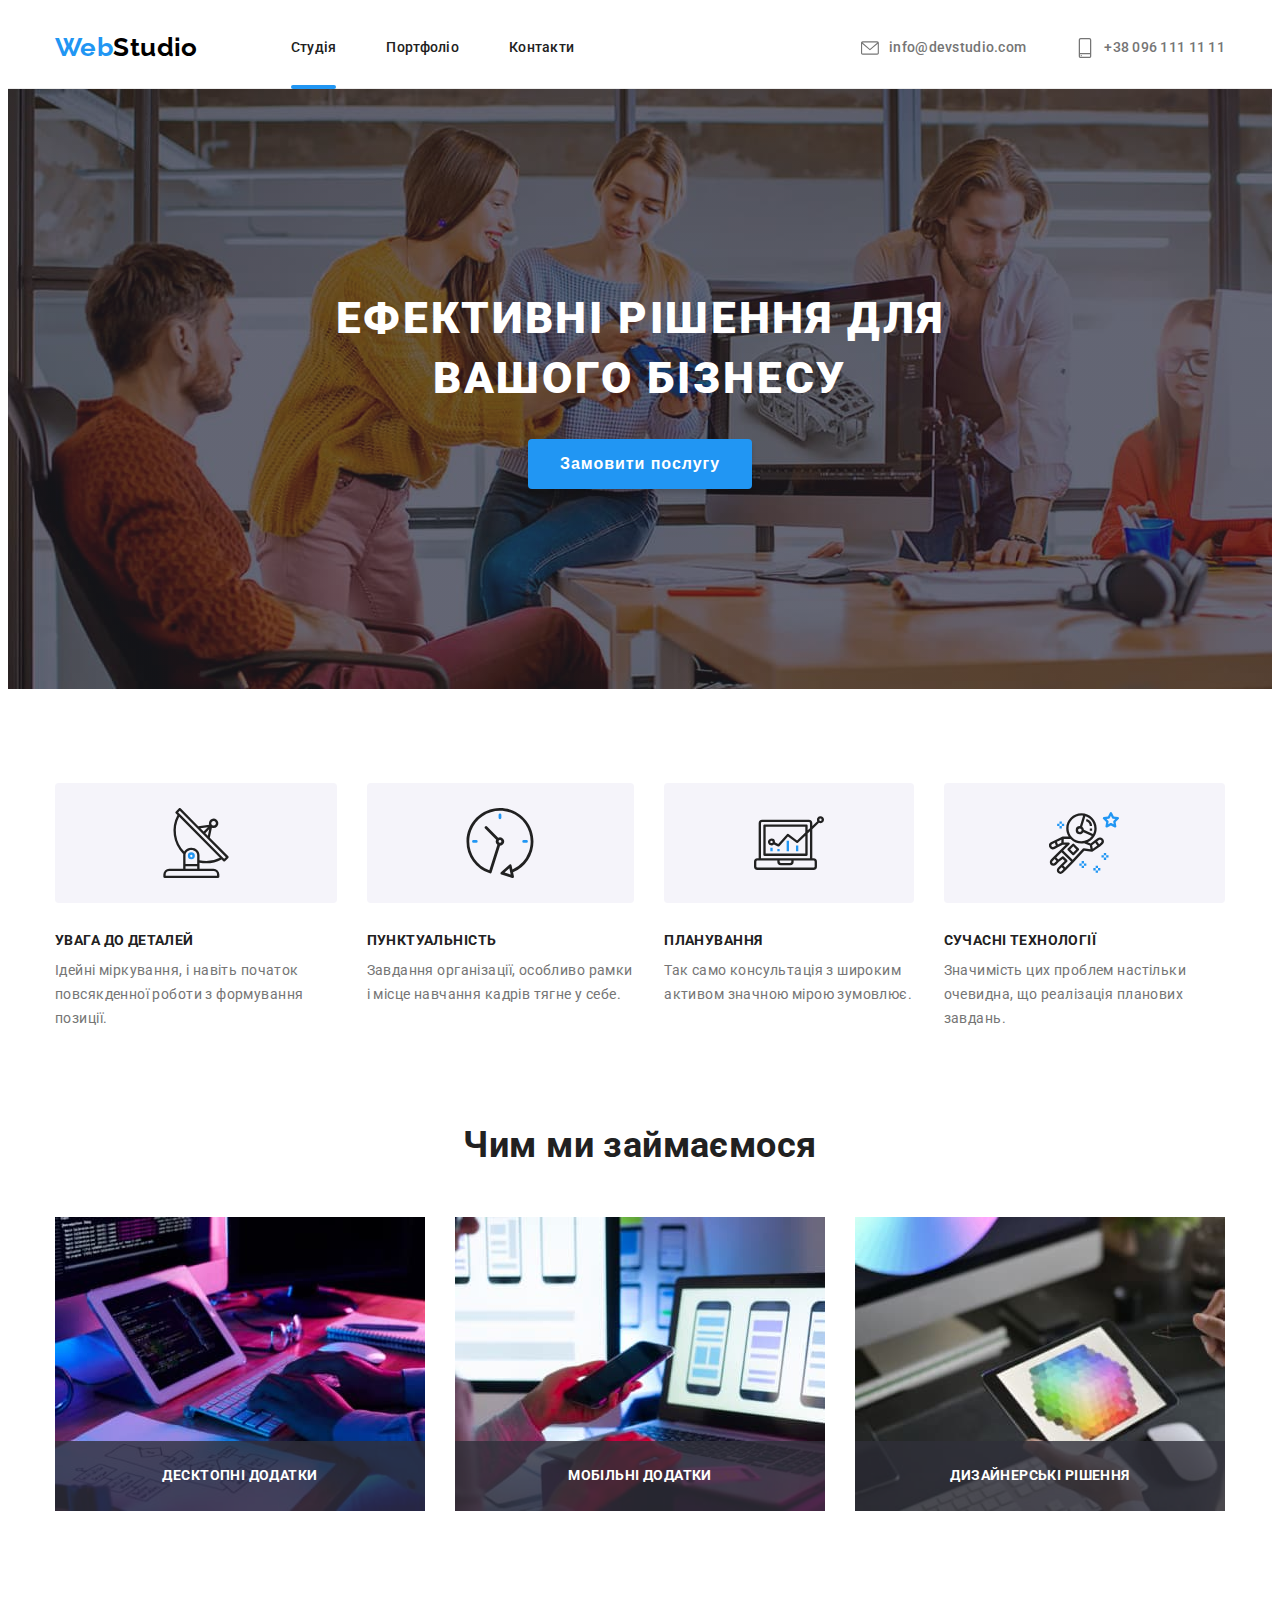
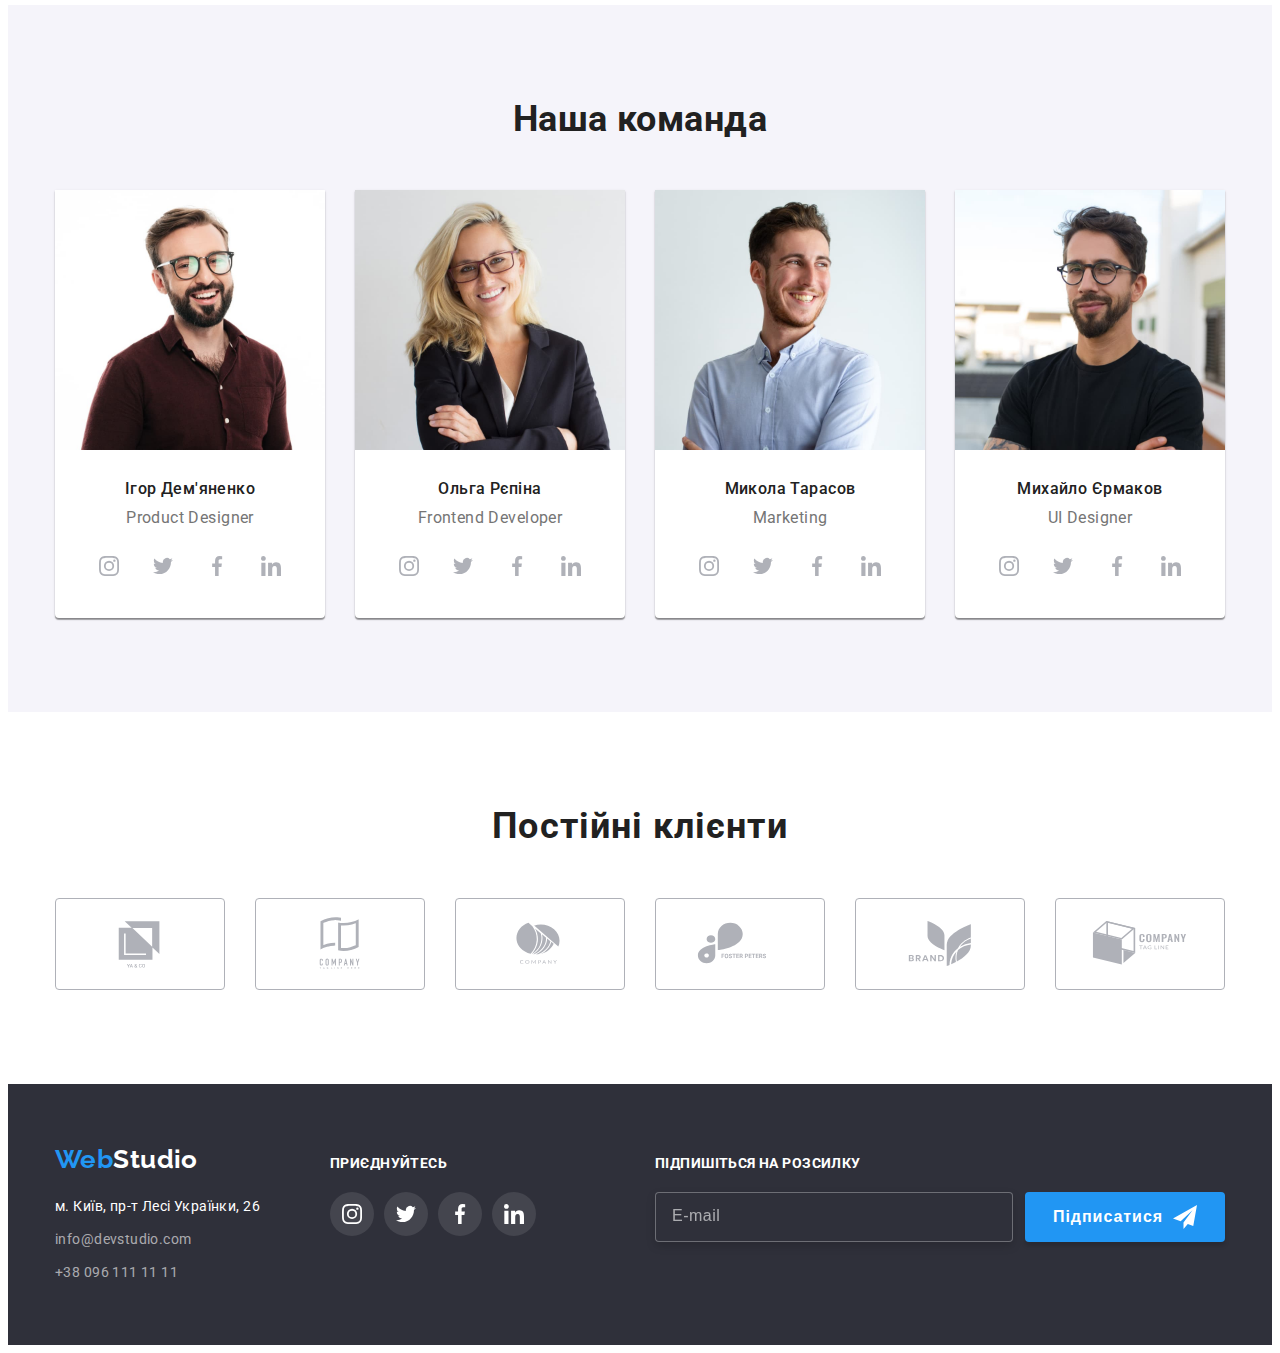
<file: index.html>
<!DOCTYPE html>
<html lang="uk">
  <head>
    <meta charset="UTF-8" />
    <meta http-equiv="X-UA-Compatible" content="IE=edge" />
    <meta name="viewport" content="width=device-width, initial-scale=1.0" />
    <title>WebStudio</title>
    <link
      href="https://fonts.googleapis.com/css2?family=Raleway:wght@700&family=Roboto:wght@400;500;700;900&display=swap"
      rel="stylesheet"
    />
    <link
      rel="stylesheet"
      href="https://cdnjs.cloudflare.com/ajax/libs/modern-normalize/1.1.0/modern-normalize.min.css"
      integrity="sha512-wpPYUAdjBVSE4KJnH1VR1HeZfpl1ub8YT/NKx4PuQ5NmX2tKuGu6U/JRp5y+Y8XG2tV+wKQpNHVUX03MfMFn9Q=="
      crossorigin="anonymous"
      referrerpolicy="no-referrer"
    />
    <!--<link rel="stylesheet" href="./css/styles.css" />-->
    <link rel="stylesheet" href="./css/main.min.css" />
  </head>

  <body>
    <!--Header-->
    <header class="page-header">
      <div class="container header-nav">
        <a href="/" class="logo">Web<span class="studio">Studio</span></a>
        <nav class="main-nav">         
          <ul class="site-nav list">
            <li class="site-nav__item">
              <a href="./index.html" class="site-nav__link site-nav__item--current">Студія</a>
            </li>
            <li class="site-nav__item">
              <a href="./portfolio.html" class="site-nav__link ">Портфоліо</a>
            </li>
            <li class="site-nav__item">
              <a href="" class="site-nav__link">Контакти</a>
            </li>
          </ul>
        </nav>

        <!--Mail+tel-->
        <ul class="auth-nav list">
          <li class="auth-nav__item">
            <a href="mailto:info@devstudio.com" class="auth-nav__link">
              <svg class="auth-nav__icon" height="12" width="16">
                <use href="./images/icons.svg#envelope"></use></svg
              >info@devstudio.com
            </a>
          </li>
          <li class="auth-nav__item">
            <a href="tel:+380961111111" class="auth-nav__link">
              <svg class="auth-nav__icon" height="16" width="10">
                <use href="./images/icons.svg#smartphone"></use></svg
              >+38 096 111 11 11
            </a>
          </li>
        </ul>
      </div>
    </header>
    <main>
      <!--Hero-->
      <section class="hero">
        <div class="container">
          <h1 class="hero__title">ЕФЕКТИВНІ РІШЕННЯ ДЛЯ ВАШОГО БІЗНЕСУ</h1>
          <button type="button" class="hero__button" data-modal-open>
            Замовити послугу
          </button>
        </div>
      </section>

      <!--Specifics-->
      <section class="section">
        <div class="container">
          <h2 hidden>Specifics</h2>
          <ul class="feature list">
            <li class="feature__item icon-antenna">
              <h3 class="feature__title">УВАГА ДО ДЕТАЛЕЙ</h3>
              <p class="feature__post">
                Ідейні міркування, і навіть початок повсякденної роботи з
                формування позиції.
              </p>
            </li>
            <li class="feature__item icon-clock">
              <h3 class="feature__title">ПУНКТУАЛЬНІСТЬ</h3>
              <p class="feature__post">
                Завдання організації, особливо рамки і місце навчання кадрів
                тягне у себе.
              </p>
            </li>
            <li class="feature__item icon-diagram">
              <h3 class="feature__title">ПЛАНУВАННЯ</h3>
              <p class="feature__post">
                Так само консультація з широким активом значною мірою зумовлює.
              </p>
            </li>
            <li class="feature__item icon-astronaut">
              <h3 class="feature__title">СУЧАСНІ ТЕХНОЛОГІЇ</h3>
              <p class="feature__post">
                Значимість цих проблем настільки очевидна, що реалізація
                планових завдань.
              </p>
            </li>
          </ul>
        </div>
      </section>

      <!--What do we do-->
      <section class="section box">
        <div class="container">
          <h2 class="box__title">Чим ми займаємося</h2>
          <ul class="box__card list">
            <li class="box__item">
              <div class="box__thumb">
                <img
                  class="box__image"
                  src="./images/box/img1.jpg"
                  alt="img1"
                  width="370"
                  height="294"
                />
                <p class="box__text">Десктопні додатки</p>
              </div>
            </li>
            <li class="box__item">
              <div class="box__thumb">
                <img
                  class="box__image"
                  src="./images/box/img2.jpg"
                  alt="img1"
                  width="370"
                  height="294"
                />
                <p class="box__text">Мобільні додатки</p>
              </div>
            </li>
            <li class="box__item">
              <div class="box__thumb">
                <img
                  class="box__image"
                  src="./images/box/img3.jpg"
                  alt="img1"
                  width="370"
                  height="294"
                />
                <p class="box__text">Дизайнерські рішення</p>
              </div>
            </li>
          </ul>
        </div>
      </section>

      <!--Our team-->
      <section class="section team">
        <div class="container">
          <h2 class="team__title">Наша команда</h2>
          <ul class="team__card list">
            <li class="team__item">
              <img
                class="team__image"
                src="./images/our_team/our_team_img1.jpg"
                alt="Product Designer"
                width="270"
                height="260"
              />
              <div class="team__social">
                <h3 class="team__pretitle">Ігор Дем'яненко</h3>
                <p class="team__post">Product Designer</p>
                <div class="team__box">
                  <a href="#" class="team__link">
                    <svg class="team__icon">
                      <use href="./images/icons.svg#instagram"></use>
                    </svg>
                  </a>
                  <a href="#" class="team__link">
                    <svg class="team__icon">
                      <use href="./images/icons.svg#twitter"></use>
                    </svg>
                  </a>
                  <a href="#" class="team__link">
                    <svg class="team__icon">
                      <use href="./images/icons.svg#facebook"></use>
                    </svg>
                  </a>
                  <a href="#" class="team__link">
                    <svg class="team__icon">
                      <use href="./images/icons.svg#linkedin"></use>
                    </svg>
                  </a>
                </div>
              </div>
            </li>
            <li class="team__item">
              <img
                class="team__image"
                src="./images/our_team/our_team_img2.jpg"
                alt="Product Designer"
                width="270"
                height="260"
              />
              <div class="team__social">
                <h3 class="team__pretitle">Ольга Рєпіна</h3>
                <p class="team__post">Frontend Developer</p>
                <div class="team__box">
                  <a href="#" class="team__link">
                    <svg class="team__icon">
                      <use href="./images/icons.svg#instagram"></use>
                    </svg>
                  </a>
                  <a href="#" class="team__link">
                    <svg class="team__icon">
                      <use href="./images/icons.svg#twitter"></use>
                    </svg>
                  </a>
                  <a href="#" class="team__link">
                    <svg class="team__icon">
                      <use href="./images/icons.svg#facebook"></use>
                    </svg>
                  </a>
                  <a href="#" class="team__link">
                    <svg class="team__icon">
                      <use href="./images/icons.svg#linkedin"></use>
                    </svg>
                  </a>
                </div>
              </div>
            </li>
            <li class="team__item">
              <img
                class="team__image"
                src="./images/our_team/our_team_img3.jpg"
                alt="Product Designer"
                width="270"
                height="260"
              />
              <div class="team__social">
                <h3 class="team__pretitle">Микола Тарасов</h3>
                <p class="team__post">Marketing</p>
                <div class="team__box">
                  <a href="#" class="team__link">
                    <svg class="team__icon">
                      <use href="./images/icons.svg#instagram"></use>
                    </svg>
                  </a>
                  <a href="#" class="team__link">
                    <svg class="team__icon">
                      <use href="./images/icons.svg#twitter"></use>
                    </svg>
                  </a>
                  <a href="#" class="team__link">
                    <svg class="team__icon">
                      <use href="./images/icons.svg#facebook"></use>
                    </svg>
                  </a>
                  <a href="#" class="team__link">
                    <svg class="team__icon">
                      <use href="./images/icons.svg#linkedin"></use>
                    </svg>
                  </a>
                </div>
              </div>
            </li>
            <li class="team__item">
              <img
                class="team__image"
                src="./images/our_team/our_team_img4.jpg"
                alt="Product Designer"
                width="270"
                height="260"
              />
              <div class="team__social">
                <h3 class="team__pretitle">Михайло Єрмаков</h3>
                <p class="team__post">UI Designer</p>
                <div class="team__box">
                  <a href="#" class="team__link">
                    <svg class="team__icon">
                      <use href="./images/icons.svg#instagram"></use>
                    </svg>
                  </a>
                  <a href="#" class="team__link">
                    <svg class="team__icon">
                      <use href="./images/icons.svg#twitter"></use>
                    </svg>
                  </a>
                  <a href="#" class="team__link">
                    <svg class="team__icon">
                      <use href="./images/icons.svg#facebook"></use>
                    </svg>
                  </a>
                  <a href="#" class="team__link">
                    <svg class="team__icon">
                      <use href="./images/icons.svg#linkedin"></use>
                    </svg>
                  </a>
                </div>
              </div>
            </li>
          </ul>
        </div>
      </section>

      <!--Client-->
      <section class="section client">
        <div class="container">
          <h2 class="client__title">Постійні клієнти</h2>
          <ul class="client__card list">
            <li class="client__item">
              <a href="#" class="client__link">
                <svg class="client__icon">
                  <use href="./images/icons.svg#Logo1"></use>
                </svg>
              </a>
            </li>
            <li class="client__item">
              <a href="#" class="client__link">
                <svg class="client__icon">
                  <use href="./images/icons.svg#Logo2"></use>
                </svg>
              </a>
            </li>
            <li class="client__item">
              <a href="#" class="client__link">
                <svg class="client__icon">
                  <use href="./images/icons.svg#Logo3"></use>
                </svg>
              </a>
            </li>
            <li class="client__item">
              <a href="#" class="client__link">
                <svg class="client__icon">
                  <use href="./images/icons.svg#Logo4"></use>
                </svg>
              </a>
            </li>
            <li class="client__item">
              <a href="#" class="client__link">
                <svg class="client__icon">
                  <use href="./images/icons.svg#Logo5"></use>
                </svg>
              </a>
            </li>
            <li class="client__item">
              <a href="#" class="client__link">
                <svg class="client__icon">
                  <use href="./images/icons.svg#Logo6"></use>
                </svg>
              </a>
            </li>
          </ul>
        </div>
      </section>
    </main>

    <!--Footer-->
    <!--Contact Section-->
    <footer class="footer">
      <div class="container">
        <div class="container-footer">
          <div class="contact">
            <a href="/" class="logo">Web<span class="studio--white">Studio</span></a>
            <address class="contact__adres">
              <ul class="contact__card list">
                <li class="contact__item">
                  <a
                    href="https://goo.gl/maps/7zNhKzBeEA4Yudbg6"
                    target="_blank"
                    rel="noopener noreferrer nofollow"
                    class="contact__adres"
                    >м. Київ, пр-т Лесі Українки, 26
                  </a>
                </li>
                <li class="contact__item">
                  <a href="mailto:info@devstudio.com" class="contact__link"
                    >info@devstudio.com</a
                  >
                </li>
                <li class="contact__item">
                  <a href="tel:+380961111111" class="contact__link"
                    >+38 096 111 11 11</a
                  >
                </li>
              </ul>
            </address>
          </div>

          <!--Social link-->
          <div class="social">
            <p class="social__title">приєднуйтесь</p>
            <ul class="social__card list">
              <li class="social__item">
                <a href="#" class="social__link">
                  <svg class="social__icon">
                    <use href="./images/icons.svg#instagram"></use>
                  </svg>
                </a>
              </li>
              <li class="social__item">
                <a href="#" class="social__link">
                  <svg class="social__icon">
                    <use href="./images/icons.svg#twitter"></use>
                  </svg>
                </a>
              </li>
              <li class="social__item">
                <a href="#" class="social__link">
                  <svg class="social__icon">
                    <use href="./images/icons.svg#facebook"></use>
                  </svg>
                </a>
              </li>
              <li class="social__item">
                <a href="#" class="social__link">
                  <svg class="social__icon">
                    <use href="./images/icons.svg#linkedin"></use>
                  </svg>
                </a>
              </li>
            </ul>
          </div>

          <!--e-mail input-->
          <div class="email">
            <p class="email__title">Підпишіться на розсилку</p>
            <form action="#">
              <div class="email__line">
                <input
                  type="email"
                  class="email__input"
                  name="mail"
                  id="mail"
                  placeholder="E-mail"
                />
                <label for="mail" class="email__label"></label>
                <button class="email__button" type="submit">
                  Підписатися
                  <svg class="email__icon">
                    <use href="./images/icons.svg#send"></use>
                  </svg>
                </button>
              </div>
            </form>
          </div>
        </div>
      </div>
    </footer>

    <!--Модальне вікно-->
    <div class="backdrop is-hidden" data-modal>
      <div class="modal">
        <button type="button" class="modal__button" data-modal-close>
          <svg class="modal__icon">
            <use href="./images/icons.svg#close"></use>
          </svg>
        </button>

        <!--Форма-->
        <form class="form" name="forma">
          <h2 class="form__title">Залиште свої дані, ми вам передзвонимо</h2>
          <!--<b class="form-title">Залиште свої дані, ми вам передзвонимо</b>-->
          <div class="form__field">
            <label for="name" class="form__label">Ім'я</label>
            <div class="form__overlay">
              <input type="text" name="name" id="name" class="form__input" />
              <svg class="form__icon">
                <use href="./images/icons.svg#person"></use>
              </svg>
            </div>
          </div>
          <div class="form__field">
            <label for="tel" class="form__label">Телефон</label>
            <div class="form__overlay">
              <input
                type="tel"
                name="phone_number"
                id="tel"
                class="form__input"
              />
              <svg class="form__icon">
                <use href="./images/icons.svg#phone"></use>
              </svg>
            </div>
          </div>
          <div class="form__field">
            <label for="email" class="form__label">Пошта</label>
            <div class="form__overlay">
              <input type="email" name="email" id="email" class="form__input" />
              <svg class="form__icon">
                <use href="./images/icons.svg#email"></use>
              </svg>
            </div>
          </div>
          <div class="form__field form__field--margin">
            <label for="comment" class="form__label">Коментар</label>
            <textarea
              class="form__input"
              name="comment"
              id="comment"
              rows="5"
              placeholder="Введіть текст"
            ></textarea>
          </div>
          <div class="form__checkbox">
            <input
              class="form__hidden"
              type="checkbox"
              name="policy"
              id="policy"
              required
            />
            <label for="policy">
              <span class="form__gal"
                ><svg class="form__ico" height="8" width="11">
                  <use href="./images/icons.svg#icon-check"></use>
                </svg>
              </span>
              Погоджуюся з розсилкою та приймаю
              <a href="#" class="form__link"> Умови договору</a>
            </label>
          </div>
          <button class="form__button" type="submit">Відправити</button>
        </form>
      </div>
    </div>
    <script src="./js/modal.js"></script>
  </body>
</html>
</file>
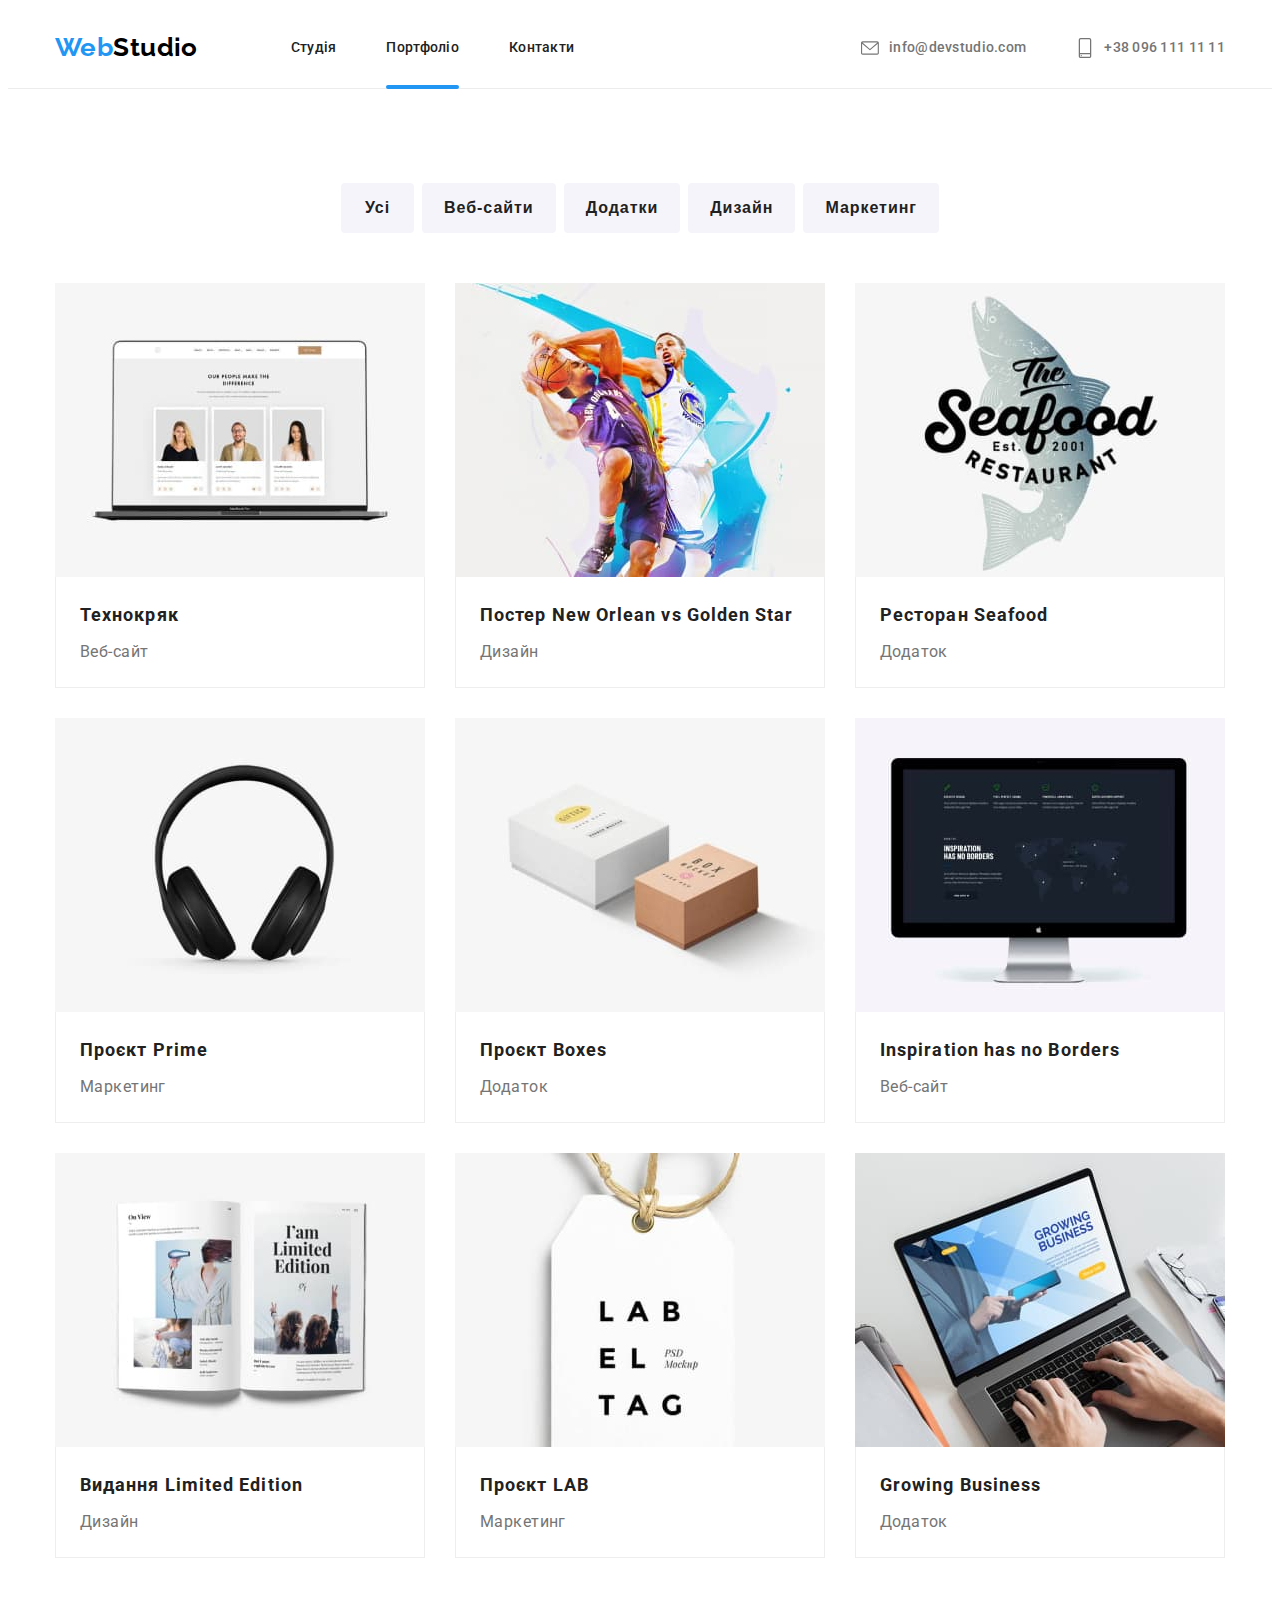
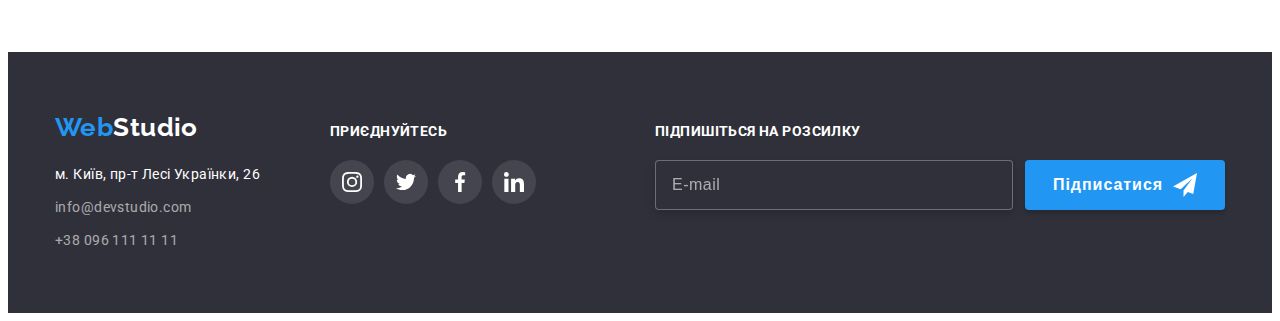
<file: portfolio.html>
<!DOCTYPE html>
<html lang="uk">
  <head class="container">
    <meta charset="UTF-8" />
    <meta http-equiv="X-UA-Compatible" content="IE=edge" />
    <meta name="viewport" content="width=device-width, initial-scale=1.0" />
    <title>WebStudio-portfolio</title>
    <link
      href="https://fonts.googleapis.com/css2?family=Raleway:wght@700&family=Roboto:wght@400;500;700;900&display=swap"
      rel="stylesheet"
    />
    <link
      rel="stylesheet"
      href="https://cdnjs.cloudflare.com/ajax/libs/modern-normalize/1.1.0/modern-normalize.min.css"
      integrity="sha512-wpPYUAdjBVSE4KJnH1VR1HeZfpl1ub8YT/NKx4PuQ5NmX2tKuGu6U/JRp5y+Y8XG2tV+wKQpNHVUX03MfMFn9Q=="
      crossorigin="anonymous"
      referrerpolicy="no-referrer"
    />
    <!--<link rel="stylesheet" href="./css/styles.css" />-->
    <link rel="stylesheet" href="./css/main.min.css" />
  </head>

  <body>
    <!--Header-->
    <header class="page-header">
      <div class="container header-nav">
        <a href="/" class="logo">Web<span class="studio">Studio</span></a>
        <nav class="main-nav">
          <ul class="site-nav list">
            <li class="site-nav__item">
              <a href="./index.html" class="site-nav__link">Студія</a>
            </li>
            <li class="site-nav__item">
              <a href="./portfolio.html" class="site-nav__link site-nav__item--current">Портфоліо</a>
            </li>
            <li class="site-nav__item">
              <a href="" class="site-nav__link">Контакти</a>
            </li>
          </ul>
        </nav>
    
        <!--Mail+tel-->
        <ul class="auth-nav list">
          <li class="auth-nav__item">
            <a href="mailto:info@devstudio.com" class="auth-nav__link">
              <svg class="auth-nav__icon" height="12" width="16">
                <use href="./images/icons.svg#envelope"></use>
              </svg>info@devstudio.com
            </a>
          </li>
          <li class="auth-nav__item">
            <a href="tel:+380961111111" class="auth-nav__link">
              <svg class="auth-nav__icon" height="16" width="10">
                <use href="./images/icons.svg#smartphone"></use>
              </svg>+38 096 111 11 11
            </a>
          </li>
        </ul>
      </div>
    </header>

    <main>
      <section class="section portfolio">
        <h1 hidden>Портфоліо</h1>

        <!--filter-->
        <div class="container">
          <ul class="filter list">
            <li class="filter__item">
              <button type="button" class="filter__button">Усі</button>
            </li>
            <li class="filter__item">
              <button type="button" class="filter__button">Веб-сайти</button>
            </li>
            <li class="filter__item">
              <button type="button" class="filter__button">Додатки</button>
            </li>
            <li class="filter__item">
              <button type="button" class="filter__button">Дизайн</button>
            </li>
            <li class="filter__item">
              <button type="button" class="filter__button">Маркетинг</button>
            </li>
          </ul>

          <!--Portfolio-->
          <ul class="project list">
            <li class="project__item">
              <a class="project__link" href="#">
                <div class="project__thumb">
                  <img
                    class="project__image"
                    src="./images/portfolio/techno.jpg"
                    alt="Технокряк"
                    width="370"
                    height="294"
                  />
                  <p class="project__text">
                    Ресурс пропонує комплексні пропозиції з різним рівнем
                    функціоналу та сервісів. Все це дозволить відвідувачу
                    отримати вичерпні відомості про компанію чи приватну особу.
                  </p>
                </div>
                <div class="project__box">
                  <h2 class="project__pretitle">Технокряк</h2>
                  <p class="project__post">Веб-сайт</p>
                </div>
              </a>
            </li>
            <li class="project__item">
              <a class="project__link" href="#">
                <div class="project__thumb">
                  <img
                    class="project__image"
                    src="./images/portfolio/poster.jpg"
                    alt="Технокряк"
                    width="370"
                    height="294"
                  />
                  <p class="project__text">
                    Ресурс пропонує комплексні пропозиції з різним рівнем
                    функціоналу та сервісів. Все це дозволить відвідувачу
                    отримати вичерпні відомості про компанію чи приватну особу.
                  </p>
                </div>
                <div class="project__box">
                  <h2 class="project__pretitle">
                    Постер New Orlean vs Golden Star
                  </h2>
                  <p class="project__post">Дизайн</p>
                </div>
              </a>
            </li>
            <li class="project__item">
              <a class="project__link" href="#">
                <div class="project__thumb">
                  <img
                    class="project__image"
                    src="./images/portfolio/seafood.jpg"
                    alt="Технокряк"
                    width="370"
                    height="294"
                  />
                  <p class="project__text">
                    Ресурс пропонує комплексні пропозиції з різним рівнем
                    функціоналу та сервісів. Все це дозволить відвідувачу
                    отримати вичерпні відомості про компанію чи приватну особу.
                  </p>
                </div>
                <div class="project__box">
                  <h2 class="project__pretitle">Ресторан Seafood</h2>
                  <p class="project__post">Додаток</p>
                </div>
              </a>
            </li>
            <li class="project__item">
              <a class="project__link" href="#">
                <div class="project__thumb">
                  <img
                    class="project__image"
                    src="./images/portfolio/prime.jpg"
                    alt="Технокряк"
                    width="370"
                    height="294"
                  />
                  <p class="project__text">
                    Ресурс пропонує комплексні пропозиції з різним рівнем
                    функціоналу та сервісів. Все це дозволить відвідувачу
                    отримати вичерпні відомості про компанію чи приватну особу.
                  </p>
                </div>
                <div class="project__box">
                  <h2 class="project__pretitle">Проєкт Prime</h2>
                  <p class="project__post">Маркетинг</p>
                </div>
              </a>
            </li>
            <li class="project__item">
              <a class="project__link" href="#">
                <div class="project__thumb">
                  <img
                    class="project__image"
                    src="./images/portfolio/boxes.jpg"
                    alt="Технокряк"
                    width="370"
                    height="294"
                  />
                  <p class="project__text">
                    Ресурс пропонує комплексні пропозиції з різним рівнем
                    функціоналу та сервісів. Все це дозволить відвідувачу
                    отримати вичерпні відомості про компанію чи приватну особу.
                  </p>
                </div>
                <div class="project__box">
                  <h2 class="project__pretitle">Проєкт Boxes</h2>
                  <p class="project__post">Додаток</p>
                </div>
              </a>
            </li>
            <li class="project__item">
              <a class="project__link" href="#">
                <div class="project__thumb">
                  <img
                    class="project__image"
                    src="./images/portfolio/inspiration.jpg"
                    alt="Технокряк"
                    width="370"
                    height="294"
                  />
                  <p class="project__text">
                    Ресурс пропонує комплексні пропозиції з різним рівнем
                    функціоналу та сервісів. Все це дозволить відвідувачу
                    отримати вичерпні відомості про компанію чи приватну особу.
                  </p>
                </div>
                <div class="project__box">
                  <h2 class="project__pretitle">Inspiration has no Borders</h2>
                  <p class="project__post">Веб-сайт</p>
                </div>
              </a>
            </li>
            <li class="project__item">
              <a class="project__link" href="#">
                <div class="project__thumb">
                  <img
                    class="project__image"
                    src="./images/portfolio/limedition.jpg"
                    alt="Технокряк"
                    width="370"
                    height="294"
                  />
                  <p class="project__text">
                    Ресурс пропонує комплексні пропозиції з різним рівнем
                    функціоналу та сервісів. Все це дозволить відвідувачу
                    отримати вичерпні відомості про компанію чи приватну особу.
                  </p>
                </div>
                <div class="project__box">
                  <h2 class="project__pretitle">Видання Limited Edition</h2>
                  <p class="project__post">Дизайн</p>
                </div>
              </a>
            </li>
            <li class="project__item">
              <a class="project__link" href="#">
                <div class="project__thumb">
                  <img
                    class="project__image"
                    src="./images/portfolio/lab.jpg"
                    alt="Технокряк"
                    width="370"
                    height="294"
                  />
                  <p class="project__text">
                    Ресурс пропонує комплексні пропозиції з різним рівнем
                    функціоналу та сервісів. Все це дозволить відвідувачу
                    отримати вичерпні відомості про компанію чи приватну особу.
                  </p>
                </div>
                <div class="project__box">
                  <h2 class="project__pretitle">Проєкт LAB</h2>
                  <p class="project__post">Маркетинг</p>
                </div>
              </a>
            </li>
            <li class="project__item">
              <a class="project__link" href="#">
                <div class="project__thumb">
                  <img
                    class="project__image"
                    src="./images/portfolio/growing.jpg"
                    alt="Технокряк"
                    width="370"
                    height="294"
                  />
                  <p class="project__text">
                    Ресурс пропонує комплексні пропозиції з різним рівнем
                    функціоналу та сервісів. Все це дозволить відвідувачу
                    отримати вичерпні відомості про компанію чи приватну особу.
                  </p>
                </div>
                <div class="project__box">
                  <h2 class="project__pretitle">Growing Business</h2>
                  <p class="project__post">Додаток</p>
                </div>
              </a>
            </li>
          </ul>
        </div>
      </section>
    </main>

    <!--Footer-->
    <!--Contact Section-->
    <footer class="footer">
      <div class="container">
        <div class="container-footer">
          <div class="contact">
            <a href="/" class="logo"
              >Web<span class="studio studio--white">Studio</span></a
            >
            <address class="contact__a">
              <ul class="contact__card list">
                <li class="contact__item">
                  <a
                    href="https://goo.gl/maps/7zNhKzBeEA4Yudbg6"
                    target="_blank"
                    rel="noopener noreferrer nofollow"
                    class="contact__adres"
                    >м. Київ, пр-т Лесі Українки, 26
                  </a>
                </li>
                <li class="contact__item">
                  <a href="mailto:info@devstudio.com" class="contact__link"
                    >info@devstudio.com</a
                  >
                </li>
                <li class="contact__item">
                  <a href="tel:+380961111111" class="contact__link"
                    >+38 096 111 11 11</a
                  >
                </li>
              </ul>
            </address>
          </div>

          <!--Social link-->
          <div class="social">
            <p class="social__title">приєднуйтесь</p>
            <ul class="social__card list">
              <li class="social__item">
                <a href="#" class="social__link">
                  <svg class="social__icon">
                    <use href="./images/icons.svg#instagram"></use>
                  </svg>
                </a>
              </li>
              <li class="social__item">
                <a href="#" class="social__link">
                  <svg class="social__icon">
                    <use href="./images/icons.svg#twitter"></use>
                  </svg>
                </a>
              </li>
              <li class="social__item">
                <a href="#" class="social__link">
                  <svg class="social__icon">
                    <use href="./images/icons.svg#facebook"></use>
                  </svg>
                </a>
              </li>
              <li class="social__item">
                <a href="#" class="social__link">
                  <svg class="social__icon">
                    <use href="./images/icons.svg#linkedin"></use>
                  </svg>
                </a>
              </li>
            </ul>
          </div>

          <!--e-mail input-->
          <div class="email">
            <p class="email__title">Підпишіться на розсилку</p>
            <form action="#">
              <div class="email__line">
                <input
                  type="email"
                  class="email__input"
                  name="mail"
                  id="mail"
                  placeholder="E-mail"
                />
                <label for="mail" class="email__label"></label>
                <button class="email__button" type="submit">
                  Підписатися
                  <svg class="email__icon">
                    <use href="./images/icons.svg#send"></use>
                  </svg>
                </button>
              </div>
            </form>
          </div>
        </div>
      </div>
    </footer>
  </body>
</html>
</file>
<file: css/styles.css>
/*Колір основного тексту #212121*/
/*Вторинний колір тексту #757575*/
/*Акцент #2196F3*/
/*HEDER and FOOTER #2F303A*/
/*Tel, mailto rgba(255, 255, 255, 0.6);*/
/*Основне тло background: ##FFFFFF*/
/*Додатковий колір кнопок #F5F4FA*/
/*Утиліта для скидання точок ненумерованого списку*/

:root {
  --text-color: #ffffff;
  --primary-text-color: #212121;
  --secondary-text-color: #757575;
  --accent-color: #2196f3;
  --primary-button-color: #f5f4fa;
  --background-color: #f5f4fa;
  --primary-background-color: #ffffff;
  --secondary-background-color: #2f303a;
  --border-color: #eeeeee;
  --timing-function: cubic-bezier(0.4, 0, 0.2, 1);
  --button-color: #188ce8;
}

html {
  box-sizing: border-box;
}

*,
*::before,
*::after {
  box-sizing: inherit;
}

h1,
h2,
h3,
h4,
h5,
h6,
ul,
p {
  margin: 0;
}

ul {
  padding-left: 0;
}

body {
  color: var(--primary-text-color);
  background-color: var(--primary-background-color);
  font-family: Roboto, sans-serif;
  font-size: 14px;
  letter-spacing: 0.03em;
}

.list {
  list-style: none;
  margin-top: 0;
  margin-bottom: auto;
}

/*Відмінюємо підкреслення для тегів*/
a,
adress {
  text-decoration: none;
}

button {
  border: none;
}

/*markup*/
.container {
  margin-left: auto;
  margin-right: auto;
  padding-left: 15px;
  padding-right: 15px;
  width: 1200px;
}

.section {
  padding-top: 94px;
  padding-bottom: 94px;
}

.container-footer {
  display: flex;
  align-items: baseline;
  width: 100%;
}

.container-footer:last-child {
  margin-right: 0px;
}

/*logo*/
.logo {
  color: var(--accent-color);
  font-family: Raleway, sans-serif;
  font-weight: 700;
  font-size: 26px;
  line-height: 1.2;
}

.studio {
  color: #000;
  font-family: Raleway, sans-serif;
  font-weight: 700;
  font-size: 26px;
  line-height: 1.2;
}
.studio--white {
  color: var(--primary-background-color);
}

/*Page-Header*/
.page-header {
  border-bottom: 1px solid #ececec;
}

.header-nav {
  display: flex;
  align-items: center;
}

.main-nav {
  display: flex;
  align-items: center;
  justify-content: center;
}

/* Site-nav*/
.site-nav {
  display: flex;
  margin-left: 93px;
}

.site-nav__item {
  margin-right: 50px;
}

.site-nav__link {
  display: block;
  padding-top: 32px;
  padding-bottom: 32px;
  color: var(--primary-text-color);
  font-weight: 500;
  line-height: 1.14;
  letter-spacing: 0.02em;
  transition: color 250ms var(--timing-function);
}

/*Робим підкреслювання*/
.site-nav__item--current {
  position: relative;
  color: var(--accent-color);
}

.site-nav__item--current::after {
  display: block;
  position: absolute;
  bottom: -1px;
  content: "";
  width: 100%;
  height: 4px;
  background-color: var(--accent-color);
  border-radius: 2px;
}

.site-nav__item:last-child {
  margin-right: 0px;
}

.site-nav__link:hover,
.site-nav__link:focus {
  color: var(--accent-color);
}

/*Auth-nav*/

.auth-nav {
  display: flex;
  margin-left: auto;
  align-items: center;
}

.auth-nav__item + .auth-nav__item {
  margin-left: 50px;
}

.auth-nav__link {
  display: flex;
  height: 16px;
  color: var(--secondary-text-color);
  font-weight: 500;
  line-height: 1.14;
  letter-spacing: 0.02em;
  align-items: center;
  padding-top: 40px;
  padding-bottom: 40px;
  transition: color 250ms var(--timing-function);
}

.auth-nav__icon {
  height: 20px;
  width: 18px;
  margin-right: 10px;
  width: 18px;
  height: 20px;
  padding: 0;
  fill: var(--secondary-text-color);
  transition: fill 250ms var(--timing-function);
}

.auth-nav__link:hover,
.auth-nav__link:focus {
  color: var(--accent-color);
}

.auth-nav__link:hover svg,
.auth-nav__link:focus svg {
  fill: var(--accent-color);
}

/*Hero*/
.hero {
  height: 600px;
  max-width: 1600px;
  margin: 0 auto;
  padding-top: 200px;
  padding-bottom: 200px;
  text-align: center;
  background-image: linear-gradient(
      to right,
      rgba(47, 48, 58, 0.4),
      rgba(47, 48, 58, 0.4)
    ),
    url(../images/hero/hero.png);
  background-color: #c4c4c4;
}

.hero__title {
  margin-bottom: 30px;
  margin: 0 auto;
  width: 696px;
  color: var(--text-color);
  font-weight: 900;
  font-size: 44px;
  line-height: 1.36;
  text-transform: uppercase;
  letter-spacing: 0.06em;
}

/*Specifics*/
.feature {
  display: flex;
  justify-content: center;
}

.feature__item {
  margin-right: 30px;
}

.feature__item::before {
  display: flex;
  content: "";
  height: 120px;
  border-radius: 4px;
  background-repeat: no-repeat;
  background-position: center;
  background-color: var(--primary-button-color);
  margin-bottom: 30px;
}

.feature__item.icon-antenna::before {
  background-image: url(../images/feature/antenna.svg);
}

.feature__item.icon-clock::before {
  background-image: url(../images/feature/clock.svg);
}

.feature__item.icon-diagram::before {
  background-image: url(../images/feature/diagram.svg);
}

.feature__item.icon-astronaut::before {
  background-image: url(../images/feature/astronaut.svg);
}

.feature__item:last-child {
  margin-right: 0px;
}

.feature__title {
  margin-top: 0;
  margin-bottom: 10px;
  color: var(--primary-text-color);
  font-weight: 700;
  line-height: 1.14;
  font-size: 14px;
  text-transform: uppercase;
}

.feature__post {
  margin: 0;
  color: var(--secondary-text-color);
  font-weight: 400;
  line-height: 1.71;
}

/*work*/
.box {
  padding-top: 0;
}

.box__title {
  margin-bottom: 50px;
  color: var(--primary-text-color);
  font-weight: 700;
  font-size: 36px;
  line-height: 1.16;
  text-align: center;
}

.box__card {
  display: flex;
  justify-content: space-between;
}

.box__thumb {
  position: relative;
}

.box__image {
  display: block;
  max-width: 100%;
  height: auto;
}

.box__text {
  display: flex;
  position: absolute;
  justify-content: center;
  align-items: center;
  height: 70px;
  width: 100%;
  bottom: 0;
  font-weight: 700;
  line-height: 1.14;
  text-transform: uppercase;
  color: var(--text-color);
  font-size: 14px;
  background: rgba(47, 48, 58, 0.8);
}

/*Our team*/
.team {
  background-color: var(--background-color);
}
.team__title {
  margin-top: 0;
  margin-bottom: 50px;
  color: var(--primary-text-color);
  font-weight: 700;
  font-size: 36px;
  line-height: 1.16;
  text-align: center;
}
.teamtext-overlay {
  background-color: var(--background-color);
}

.team__card {
  display: flex;
  justify-content: space-between;
}

.team__item {
  background-color: var(--primary-background-color);
  /*box-shadow: 0px 1px 3px rgba(0, 0, 0, 0.12), 0px 1px 1px rgba(0, 0, 0, 0.14),
    0px 2px 1px rgba(0, 0, 0, 0.2);*/
  border-radius: 0px 0px 4px 4px;
}
.team__social {
  padding: 30px 0;
}

.team__pretitle {
  color: var(--primary-text-color);
  font-weight: 500;
  font-size: 16px;
  line-height: 1.18;
  text-align: center;
}

.team__post {
  margin-top: 10px;
  margin-bottom: 16px;
  color: var(--secondary-text-color);
  font-weight: 400;
  font-size: 16px;
  line-height: 1.18;
  text-align: center;
}

.team__box {
  display: flex;
  justify-content: center;
  gap: 10px;
}

.team__link {
  display: flex;
  align-items: center;
  justify-content: center;
  height: 44px;
  width: 44px;
  background-color: var(--primary-background-color);
  border-radius: 50%;
  /* Задаємо значення переходу */
  transition: background-color 250ms var(--timing-function);
}

.team__icon {
  height: 20px;
  width: 20px;
  fill: #afb1b8;
  transition: fill 250ms var(--timing-function);
}

.team__link:hover,
.team__link:focus {
  background-color: var(--accent-color);
}

.team__link:hover svg,
.team__link:focus svg {
  fill: var(--primary-background-color);
}

/*Buttons*/
.button {
  color: var(--primary-background-color);
  background-color: var(--accent-color);
  border-color: transparent;
  font-weight: 700;
  font-size: 16px;
  line-height: 1.875;
  text-align: center;
  letter-spacing: 0.06em;
  border-radius: 4px;
  padding: 10px 32px;
  min-width: 216px;
}

.button__primary {
  color: var(--primary-background-color);
  background-color: var(--accent-color);
  border-color: transparent;
  font-weight: 500;
  font-size: 16px;
  line-height: 1.625;
  text-align: center;
  min-width: 73px;
  padding: 6px 22px;
  transition: color 250ms var(--timing-function),
    background-color 250ms var(--timing-function),
    box-shadow 250ms var(--timing-function);
}

.button__secondary {
  color: var(--primary-text-color);
  background-color: var(--primary-button-color);
  border-color: transparent;
  font-weight: 500;
  font-size: 16px;
  line-height: 1.625;
  text-align: center;
  min-width: 103px;
  padding: 6px 22px;
  transition: color 250ms var(--timing-function),
    background-color 250ms var(--timing-function),
    box-shadow 250ms var(--timing-function);
}

.button:active {
  background-color: var(--button-color);
  box-shadow: 0px 3px 1px rgba(0, 0, 0, 0.1), 0px 1px 2px rgba(0, 0, 0, 0.08),
    0px 2px 2px rgba(0, 0, 0, 0.12);
}

.button__primary:hover,
.button__primary:focus {
  color: var(--primary-text-color);
  background-color: var(--primary-button-color);
  box-shadow: 0px 3px 1px rgba(0, 0, 0, 0.1), 0px 1px 2px rgba(0, 0, 0, 0.08),
    0px 2px 2px rgba(0, 0, 0, 0.12);
}

.button__secondary:hover,
.button__secondary:focus {
  color: var(--primary-background-color);
  background-color: var(--accent-color);
  box-shadow: 0px 3px 1px rgba(0, 0, 0, 0.1), 0px 1px 2px rgba(0, 0, 0, 0.08),
    0px 2px 2px rgba(0, 0, 0, 0.12);
}

/*filter*/

.filter {
  display: flex;
  justify-content: center;
}

.filter__item {
  margin-right: 8px;
}

.filter__item:last-child {
  margin-right: 0px;
}

/*Portfolio*/
/*.portfolio {
    padding-bottom: 94px;
}*/

.project {
  display: flex;
  flex-wrap: wrap;
  gap: 30px;
  margin-top: 50px;
}

.project__item {
  flex-basis: calc((100% - 60px) / 3);
  position: relative;
}

.project__link {
  display: block;
  transition: box-shadow 250ms var(--timing-function);
}

.project__link:hover,
.project__link:focus {
  box-shadow: 0px 1px 1px rgba(0, 0, 0, 0.12), 0px 4px 4px rgba(0, 0, 0, 0.06),
    1px 4px 6px rgba(0, 0, 0, 0.16);
}

.project__thumb {
  position: relative;
  overflow: hidden;
}

.project__text {
  position: absolute;
  display: block;
  top: 0;
  left: 0;
  font-weight: 400;
  font-size: 18px;
  line-height: 1.55;
  color: var(--text-color);
  padding: 63px 24px;
  height: 101%;
  background: rgba(33, 150, 243, 0.9);
  transform: translateY(100%);
  transition: transform 250ms var(--timing-function);
}

.project__item:hover .project__text {
  transform: translateY(0);
}

.project__box {
  padding: 20px 24px;
  border-left: 1px solid var(--border-color);
  border-right: 1px solid var(--border-color);
  border-bottom: 1px solid var(--border-color);
}

.project__pretitle {
  margin-bottom: 4px;
  color: var(--primary-text-color);
  font-weight: 700;
  font-size: 18px;
  line-height: 2;
  letter-spacing: 0.06em;
}

.project__post {
  margin-top: 0;
  margin-bottom: 0;
  color: var(--secondary-text-color);
  font-weight: 400;
  font-size: 16px;
  line-height: 1.88;
}

/*Client*/
.client {
  padding-bottom: 94px;
}

.client__title {
  margin-top: 0;
  margin-bottom: 50px;
  font-weight: 700;
  font-size: 36px;
  line-height: 1.16;
  text-align: center;
  letter-spacing: 0.03em;
  color: var(--primary-text-color);
}

.client__card {
  display: flex;
  justify-content: space-between;
}

.client__link {
  display: flex;
  width: 170px;
  height: 92px;
  border: 1px solid #afb1b8;
  border-radius: 4px;
  align-items: center;
  justify-content: center;
  transition: border-color 250ms var(--timing-function);
}

.client__icon {
  width: 106px;
  height: 60px;
  fill: #afb1b8;
  transition: fill 250ms var(--timing-function);
}

.client__link:hover,
.client__link:focus {
  border-color: var(--accent-color);
}

.client__link:hover svg,
.client__link:focus svg {
  fill: var(--accent-color);
}

/*Footer*/
.footer {
  padding: 60px 0;
  background-color: var(--secondary-background-color);
}

/*contact-footer*/
.contact__adres {
  color: var(--text-color);
  font-style: normal;
  font-weight: 400;
  line-height: 1.71;
}

.contact__card {
  margin-top: 20px;
}

.contact__item {
  margin-bottom: 9px;
}

.contact__item:last-child {
  margin-bottom: 0px;
}

.contact__link {
  color: rgba(255, 255, 255, 0.6);
  font-style: normal;
  font-weight: 400;
  line-height: 1.71;
}

/*social-footer*/
.social {
  margin-left: 70px;
}

.social__title {
  color: var(--primary-background-color);
  margin-bottom: 20px;
  text-transform: uppercase;
  font-weight: 700;
  line-height: 1.14;
  letter-spacing: 0.03em;
}

.social__card {
  display: flex;
  height: 44px;
  width: 206px;
  justify-content: space-between;
}

.social__link {
  display: flex;
  align-items: center;
  justify-content: center;
  height: 44px;
  width: 44px;
  background-color: rgba(255, 255, 255, 0.1);
  border-radius: 50%;
  transition: background-color 250ms var(--timing-function);
}

.social__icon {
  height: 20px;
  width: 20px;
  fill: var(--primary-background-color);
  transition: fill 250ms var(--timing-function);
}

.social__link:hover,
.social__link:focus {
  background-color: var(--accent-color);
}

.social__icon:hover svg,
.social__icon:focus svg {
  fill: var(--primary-background-color);
}

/*email-footer*/
.email {
  margin-left: auto;
}

.email__title {
  color: var(--primary-background-color);
  margin-bottom: 20px;
  text-transform: uppercase;
  font-weight: 700;
  line-height: 1.14;
  letter-spacing: 0.03em;
}

.email__line {
  display: flex;
  position: relative;
}

.email__input {
  margin-right: 12px;
  width: 358px;
  height: 50px;
  padding: 15px 16px;
  border: 1px solid rgba(255, 255, 255, 0.3);
  filter: drop-shadow(0px 4px 4px rgba(0, 0, 0, 0.15));
  border-radius: 4px;
  color: var(--text-color);
  background-color: var(--secondary-background-color);
}

.email__input::placeholder {
  font-weight: 400;
  font-size: 16px;
  line-height: 1.25;
  letter-spacing: 0.03em;
  color: rgba(255, 255, 255, 0.6);
}

.email__button {
  display: flex;
  width: 200px;
  height: 50px;
  padding: 10px 28px;
  margin-left: auto;
  margin-right: auto;
  align-items: center;
  justify-content: center;
  font-weight: 700;
  font-size: 16px;
  line-height: 1.87;
  color: var(--text-color);
  background-color: var(--accent-color);
  box-shadow: 0px 4px 4px rgba(0, 0, 0, 0.15);
  border-radius: 4px;
}

.email__icon {
  width: 24px;
  height: 24px;
  margin-left: 10px;
  fill: var(--text-color);
}

/*backdrop*/
.backdrop {
  position: fixed;
  left: 0;
  top: 0;
  width: 100%;
  height: 100%;
  background-color: rgba(0, 0, 0, 0.2);
  opacity: 1;
  transition: opacity 250ms var(--timing-function);
}

.backdrop.is-hidden {
  opacity: 0;
  pointer-events: none;
}

.backdrop.is-hidden .modal {
  transform: translate(-50%, -50%) scale(1.2);
}
/*Modal window*/
.modal {
  position: absolute;
  width: 528px;
  height: 581px;
  top: 50%;
  left: 50%;
  background-color: var(--text-color);
  border-radius: 4px;
  box-shadow: 0px 1px 3px rgba(0, 0, 0, 0.12), 0px 1px 1px rgba(0, 0, 0, 0.14),
    0px 2px 1px rgba(0, 0, 0, 0.2);
  transform: translate(-50%, -50%) scale(1);
  transition: transform 250ms var(--timing-function);
  animation: animate 1.5s infinite;
  animation-iteration-count: 5;
}

@keyframes animate {
  0% {
    box-shadow: 0 0 0 0 rgba(32, 128, 223, 0.4);
  }

  70% {
    box-shadow: 0 0 0 10px rgba(32, 128, 223, 0.4);
  }

  100% {
    box-shadow: 0 0 0 0 rgba(32, 128, 223, 0.4);
  }
}

.modal__button {
  position: absolute;
  width: 30px;
  height: 30px;
  top: 8px;
  right: 8px;
  background: var(--text-color);
  border: 1px solid rgba(0, 0, 0, 0.1);
  border-radius: 50%;
  transition: fill 250ms var(--timing-function);
}

.modal__icon {
  position: absolute;
  width: 18px;
  height: 18px;
  top: 50%;
  left: 50%;
  fill: #000;
  transform: translate(-50%, -50%);
}

.modal__button:hover svg {
  fill: var(--accent-color);
}

/*Form*/
/*page-form*/
.form {
  height: 100%;
  width: 100%;
  padding: 40px;
}

.form__title {
  text-align: center;
  margin-bottom: 12px;
  font-size: 20px;
  font-weight: 700;
  line-height: 1.17;
}

.form__field {
  display: flex;
  flex-direction: column;
  margin-bottom: 10px;
}
.form__field--margin {
  margin-bottom: 20px;
}
.form__field textarea {
  width: 100%;
  height: 120px;
  padding: 12px 16px;
  resize: none;
  border: 1px solid rgba(33, 33, 33, 0.2);
  border-radius: 4px;
}

.form__field textarea::placeholder {
  font-weight: 400;
  font-size: 12px;
  line-height: 1.17;
  color: rgba(117, 117, 117, 0.5);
}

.form__label {
  margin-bottom: 4px;
  font-size: 12px;
  line-height: 1.16;
  letter-spacing: 0.01em;
  color: var(--secondary-text-color);
}

/*div-overlay*/

.form__overlay {
  position: relative;
}

.form__input {
  width: 100%;
  padding: 11px 42px;
  outline: none;
  border: 1px solid rgba(33, 33, 33, 0.2);
  border-radius: 4px;
  transition: border 250ms var(--timing-function);
}
.form__input:focus {
  border: 1px solid var(--accent-color);
}

.form__input:focus+.form__icon {
  fill: var(--accent-color);
}

.form__icon {
  position: absolute;
  height: 18px;
  width: 18px;
  top: 50%;
  left: 12px;
  transform: translateY(-50%);
  transition: fill 250ms var(--timing-function);
}

/*checkbox*/
.form__link {
  color: var(--accent-color);
  text-decoration-line: underline;
  margin-left: 5px;
}

.form__checkbox {
  display: flex;
  align-items: center;
  justify-content: center;
  margin-bottom: 30px;
}

.form__checkbox label {
  display: flex;
  align-items: center;
  justify-content: center;
  line-height: 1.7;
  color: var(--secondary-text-color);
}

.form__gal {
  display: flex;
  width: 16px;
  height: 15px;
  align-items: center;
  justify-content: center;
  margin-right: 9px;
  border: 2px solid var(--primary-text-color);
  border-radius: 3px;
}

.form__ico {
  transition: fill 250ms var(--timing-function);
}

.form__hidden {
  position: absolute;
  appearance: none;
  -webkit-appearance: none;
  -moz-appearance: none;
}

.form__checkbox input:checked + label .form__gal {
  background: var(--accent-color);
  border: none;
  justify-content: center;
}

/*Кнопка Відправити*/
.form__btn {
  display: flex;
  width: 200px;
  height: 50px;
  margin-left: auto;
  margin-right: auto;
  align-items: center;
  justify-content: center;
  font-weight: 700;
  font-size: 16px;
  line-height: 1.87;
  letter-spacing: 0.06em;
  color: var(--text-color);
  background: var(--accent-color);
  box-shadow: 0px 4px 4px rgba(0, 0, 0, 0.15);
  border-radius: 4px;
  transition: background-color 250ms var(--timing-function);
}

/* .form-btn:hover {
  background-color: var(--button-color);
} */

.form-btn:active {
  background-color: var(--button-color);
  box-shadow: 0px 3px 1px rgba(0, 0, 0, 0.1), 0px 1px 2px rgba(0, 0, 0, 0.08),
    0px 2px 2px rgba(0, 0, 0, 0.12);
}
</file>
<file: css/main.min.css>
html{-webkit-box-sizing:border-box;box-sizing:border-box}*,*::before,*::after{-webkit-box-sizing:inherit;box-sizing:inherit}h1,h2,h3,h4,h5,h6,ul,p{margin:0}ul{padding-left:0}body{color:#212121;background-color:#fff;font-family:Roboto,sans-serif;font-size:14px;letter-spacing:.03em}a,adress{text-decoration:none}button{border:none}img{display:block;max-width:100%;height:auto}.list{list-style:none;margin-top:0;margin-bottom:auto}.filter__button,.email__button,.form__button,.hero__button{display:-webkit-box;display:-ms-flexbox;display:flex;min-width:200px;height:50px;margin:0 auto;-webkit-box-align:center;-ms-flex-align:center;align-items:center;-webkit-box-pack:center;-ms-flex-pack:center;justify-content:center;font-weight:700;font-size:16px;line-height:1.87;letter-spacing:.06em;color:#fff;background-color:#2196f3;border-radius:4px;-webkit-box-shadow:0px 4px 4px rgba(0,0,0,.15);box-shadow:0px 4px 4px rgba(0,0,0,.15);-webkit-transition:color 250ms cubic-bezier(0.4, 0, 0.2, 1),background-color 250ms cubic-bezier(0.4, 0, 0.2, 1);transition:color 250ms cubic-bezier(0.4, 0, 0.2, 1),background-color 250ms cubic-bezier(0.4, 0, 0.2, 1)}.hero__button{padding:10px 32px}.hero__button:active{background-color:#188ce8}.form__button{padding:10px 52px}.form__button:active{background-color:#188ce8}.email__button{padding:10px 28px}.filter__button{min-width:73px;padding:6px 22px;line-height:1.62;color:#212121;background-color:#f5f4fa;-webkit-box-shadow:none;box-shadow:none;-webkit-transition:color 250ms cubic-bezier(0.4, 0, 0.2, 1),background-color 250ms cubic-bezier(0.4, 0, 0.2, 1),-webkit-box-shadow 250ms cubic-bezier(0.4, 0, 0.2, 1);transition:color 250ms cubic-bezier(0.4, 0, 0.2, 1),background-color 250ms cubic-bezier(0.4, 0, 0.2, 1),-webkit-box-shadow 250ms cubic-bezier(0.4, 0, 0.2, 1);transition:color 250ms cubic-bezier(0.4, 0, 0.2, 1),background-color 250ms cubic-bezier(0.4, 0, 0.2, 1),box-shadow 250ms cubic-bezier(0.4, 0, 0.2, 1);transition:color 250ms cubic-bezier(0.4, 0, 0.2, 1),background-color 250ms cubic-bezier(0.4, 0, 0.2, 1),box-shadow 250ms cubic-bezier(0.4, 0, 0.2, 1),-webkit-box-shadow 250ms cubic-bezier(0.4, 0, 0.2, 1)}.filter__button:hover{color:#fff;background-color:#2196f3;-webkit-box-shadow:0px 3px 1px rgba(0,0,0,.1),0px 1px 2px rgba(0,0,0,.08),0px 2px 2px rgba(0,0,0,.12);box-shadow:0px 3px 1px rgba(0,0,0,.1),0px 1px 2px rgba(0,0,0,.08),0px 2px 2px rgba(0,0,0,.12)}.container{margin-left:auto;margin-right:auto;padding-left:15px;padding-right:15px;width:1200px}.section{padding-top:94px;padding-bottom:94px}.container-footer{display:-webkit-box;display:-ms-flexbox;display:flex;-webkit-box-align:baseline;-ms-flex-align:baseline;align-items:baseline;width:100%}.container-footer:last-child{margin-right:0px}.page-header{border-bottom:1px solid #ececec}.header-nav{display:-webkit-box;display:-ms-flexbox;display:flex;-webkit-box-align:center;-ms-flex-align:center;align-items:center}.main-nav{display:-webkit-box;display:-ms-flexbox;display:flex;-webkit-box-align:center;-ms-flex-align:center;align-items:center;-webkit-box-pack:center;-ms-flex-pack:center;justify-content:center}.logo{color:#2196f3;font-family:Raleway,sans-serif;font-weight:700;font-size:26px;line-height:1.2}.studio{color:#000;font-family:Raleway,sans-serif;font-weight:700;font-size:26px;line-height:1.2}.studio--white{color:#fff}.site-nav{display:-webkit-box;display:-ms-flexbox;display:flex;margin-left:93px}.site-nav__item{margin-right:50px}.site-nav__item--current{position:relative;color:#2196f3}.site-nav__item--current::after{display:block;position:absolute;bottom:-1px;content:"";width:100%;height:4px;background-color:#2196f3;border-radius:2px}.site-nav__item:last-child{margin-right:0px}.site-nav__link{display:block;padding-top:32px;padding-bottom:32px;color:#212121;font-weight:500;line-height:1.14;letter-spacing:.02em;-webkit-transition:color 250ms cubic-bezier(0.4, 0, 0.2, 1);transition:color 250ms cubic-bezier(0.4, 0, 0.2, 1)}.site-nav__link:hover,.site-nav__link :focus{color:#2196f3}.auth-nav{display:-webkit-box;display:-ms-flexbox;display:flex;margin-left:auto;-webkit-box-align:center;-ms-flex-align:center;align-items:center}.auth-nav__link{display:-webkit-box;display:-ms-flexbox;display:flex;height:16px;color:#757575;font-weight:500;line-height:1.14;letter-spacing:.02em;-webkit-box-align:center;-ms-flex-align:center;align-items:center;padding-top:40px;padding-bottom:40px;-webkit-transition:color 250ms cubic-bezier(0.4, 0, 0.2, 1);transition:color 250ms cubic-bezier(0.4, 0, 0.2, 1)}.auth-nav__link:hover,.auth-nav__link:focus{color:#2196f3}.auth-nav__link:hover:hover svg,.auth-nav__link:hover:focus svg,.auth-nav__link:focus:hover svg,.auth-nav__link:focus:focus svg{fill:#2196f3}.auth-nav__icon{height:20px;width:18px;margin-right:10px;width:18px;height:20px;padding:0;fill:#757575;-webkit-transition:fill 250ms cubic-bezier(0.4, 0, 0.2, 1);transition:fill 250ms cubic-bezier(0.4, 0, 0.2, 1)}.auth-nav__item+.auth-nav__item{margin-left:50px}.hero{height:600px;max-width:1600px;margin:0 auto;padding-top:200px;padding-bottom:200px;text-align:center;background-image:-webkit-gradient(linear, left top, right top, from(rgba(47, 48, 58, 0.4)), to(rgba(47, 48, 58, 0.4))),url(../images/hero/hero.png);background-image:linear-gradient(to right, rgba(47, 48, 58, 0.4), rgba(47, 48, 58, 0.4)),url(../images/hero/hero.png);background-color:#c4c4c4}.hero__title{margin-bottom:30px;margin-left:auto;margin-right:auto;width:696px;color:#fff;font-weight:900;font-size:44px;line-height:1.36;text-transform:uppercase;letter-spacing:.06em}.box{padding-top:0}.box__title{margin-bottom:50px;color:#212121;font-weight:700;font-size:36px;line-height:1.16;text-align:center}.box__card{display:-webkit-box;display:-ms-flexbox;display:flex;-webkit-box-pack:justify;-ms-flex-pack:justify;justify-content:space-between}.box__thumb{position:relative}.box__text{display:-webkit-box;display:-ms-flexbox;display:flex;position:absolute;-webkit-box-pack:center;-ms-flex-pack:center;justify-content:center;-webkit-box-align:center;-ms-flex-align:center;align-items:center;height:70px;width:100%;bottom:0;font-weight:700;line-height:1.14;text-transform:uppercase;color:#fff;font-size:14px;background:rgba(47,48,58,.8)}.feature{display:-webkit-box;display:-ms-flexbox;display:flex;-webkit-box-pack:center;-ms-flex-pack:center;justify-content:center}.feature__item{margin-right:30px}.feature__item::before{display:-webkit-box;display:-ms-flexbox;display:flex;content:"";height:120px;border-radius:4px;background-repeat:no-repeat;background-position:center;background-color:#f5f4fa;margin-bottom:30px}.feature__item.icon-antenna::before{background-image:url(../images/feature/antenna.svg)}.feature__item.icon-clock::before{background-image:url(../images/feature/clock.svg)}.feature__item.icon-diagram::before{background-image:url(../images/feature/diagram.svg)}.feature__item.icon-astronaut::before{background-image:url(../images/feature/astronaut.svg)}.feature__item:last-child{margin-right:0px}.feature__title{margin-top:0;margin-bottom:10px;color:#212121;font-weight:700;line-height:1.14;font-size:14px;text-transform:uppercase}.feature__post{margin:0;color:#757575;font-weight:400;line-height:1.71}.team{background-color:#f5f4fa}.team__title{margin-top:0;margin-bottom:50px;color:#212121;font-weight:700;font-size:36px;line-height:1.16;text-align:center}.teamtext-overlay{background-color:#f5f4fa}.team__card{display:-webkit-box;display:-ms-flexbox;display:flex;-webkit-box-pack:justify;-ms-flex-pack:justify;justify-content:space-between}.team__item{background-color:#fff;-webkit-box-shadow:0px 1px 3px rgba(0,0,0,.12),0px 1px 1px rgba(0,0,0,.14),0px 2px 1px rgba(0,0,0,.3);box-shadow:0px 1px 3px rgba(0,0,0,.12),0px 1px 1px rgba(0,0,0,.14),0px 2px 1px rgba(0,0,0,.3);border-radius:0px 0px 4px 4px}.team__social{padding:30px 0}.team__pretitle{color:#212121;font-weight:500;font-size:16px;line-height:1.18;text-align:center}.team__post{margin-top:10px;margin-bottom:16px;color:#757575;font-weight:400;font-size:16px;line-height:1.18;text-align:center}.team__box{display:-webkit-box;display:-ms-flexbox;display:flex;-webkit-box-pack:center;-ms-flex-pack:center;justify-content:center;gap:10px}.team__link{display:-webkit-box;display:-ms-flexbox;display:flex;-webkit-box-align:center;-ms-flex-align:center;align-items:center;-webkit-box-pack:center;-ms-flex-pack:center;justify-content:center;height:44px;width:44px;background-color:#fff;border-radius:50%;-webkit-transition:background-color 250ms cubic-bezier(0.4, 0, 0.2, 1);transition:background-color 250ms cubic-bezier(0.4, 0, 0.2, 1)}.team__link:hover,.team__link:focus{background-color:#2196f3}.team__link:hover svg,.team__link:focus svg{fill:#fff}.team__icon{height:20px;width:20px;fill:#afb1b8;-webkit-transition:fill 250ms cubic-bezier(0.4, 0, 0.2, 1);transition:fill 250ms cubic-bezier(0.4, 0, 0.2, 1)}.filter{display:-webkit-box;display:-ms-flexbox;display:flex;-webkit-box-pack:center;-ms-flex-pack:center;justify-content:center}.filter__item{margin-right:8px}.filter__item:last-child{margin-right:0px}.project{display:-webkit-box;display:-ms-flexbox;display:flex;-ms-flex-wrap:wrap;flex-wrap:wrap;gap:30px;margin-top:50px}.project__item{-ms-flex-preferred-size:calc((100% - 60px)/3);flex-basis:calc((100% - 60px)/3);position:relative}.project__item:hover .project__text{-webkit-transform:translateY(0);transform:translateY(0)}.project__link{display:block;-webkit-transition:-webkit-box-shadow 250ms cubic-bezier(0.4, 0, 0.2, 1);transition:-webkit-box-shadow 250ms cubic-bezier(0.4, 0, 0.2, 1);transition:box-shadow 250ms cubic-bezier(0.4, 0, 0.2, 1);transition:box-shadow 250ms cubic-bezier(0.4, 0, 0.2, 1), -webkit-box-shadow 250ms cubic-bezier(0.4, 0, 0.2, 1)}.project__link:hover,.project__link:focus{-webkit-box-shadow:0px 1px 1px rgba(0,0,0,.12),0px 4px 4px rgba(0,0,0,.06),1px 4px 6px rgba(0,0,0,.16);box-shadow:0px 1px 1px rgba(0,0,0,.12),0px 4px 4px rgba(0,0,0,.06),1px 4px 6px rgba(0,0,0,.16)}.project__thumb{position:relative;overflow:hidden}.project__text{position:absolute;display:block;top:0;left:0;font-weight:400;font-size:18px;line-height:1.55;color:#fff;padding:63px 24px;height:101%;background:rgba(33,150,243,.9);-webkit-transform:translateY(100%);transform:translateY(100%);-webkit-transition:-webkit-transform 250ms cubic-bezier(0.4, 0, 0.2, 1);transition:-webkit-transform 250ms cubic-bezier(0.4, 0, 0.2, 1);transition:transform 250ms cubic-bezier(0.4, 0, 0.2, 1);transition:transform 250ms cubic-bezier(0.4, 0, 0.2, 1), -webkit-transform 250ms cubic-bezier(0.4, 0, 0.2, 1)}.project__box{padding:20px 24px;border-left:1px solid #eee;border-right:1px solid #eee;border-bottom:1px solid #eee}.project__pretitle{margin-bottom:4px;color:#212121;font-weight:700;font-size:18px;line-height:2;letter-spacing:.06em}.project__post{margin-top:0;margin-bottom:0;color:#757575;font-weight:400;font-size:16px;line-height:1.88}.client{padding-bottom:94px}.client__title{margin-top:0;margin-bottom:50px;font-weight:700;font-size:36px;line-height:1.16;text-align:center;letter-spacing:.03em;color:#212121}.client__card{display:-webkit-box;display:-ms-flexbox;display:flex;-webkit-box-pack:justify;-ms-flex-pack:justify;justify-content:space-between}.client__link{display:-webkit-box;display:-ms-flexbox;display:flex;width:170px;height:92px;border:1px solid #afb1b8;border-radius:4px;-webkit-box-align:center;-ms-flex-align:center;align-items:center;-webkit-box-pack:center;-ms-flex-pack:center;justify-content:center;-webkit-transition:border-color 250ms cubic-bezier(0.4, 0, 0.2, 1);transition:border-color 250ms cubic-bezier(0.4, 0, 0.2, 1)}.client__link:hover,.client__link:focus{border-color:#2196f3}.client__link:hover svg,.client__link:focus svg{fill:#2196f3}.client__icon{width:106px;height:60px;fill:#afb1b8;-webkit-transition:fill 250ms cubic-bezier(0.4, 0, 0.2, 1);transition:fill 250ms cubic-bezier(0.4, 0, 0.2, 1)}.footer{padding:60px 0;background-color:#2f303a}.contact__adres{color:#fff;font-style:normal;font-weight:400;line-height:1.71}.contact__card{margin-top:20px}.contact__item{margin-bottom:9px}.contact__item:last-child{margin-bottom:0px}.contact__link{color:rgba(255,255,255,.6);font-style:normal;font-weight:400;line-height:1.71}.email{margin-left:auto}.email__title{color:#fff;margin-bottom:20px;text-transform:uppercase;font-weight:700;line-height:1.14;letter-spacing:.03em}.email__line{display:-webkit-box;display:-ms-flexbox;display:flex;position:relative}.email__input{margin-right:12px;width:358px;height:50px;padding:15px 16px;border:1px solid rgba(255,255,255,.3);-webkit-filter:drop-shadow(0px 4px 4px rgba(0, 0, 0, 0.15));filter:drop-shadow(0px 4px 4px rgba(0, 0, 0, 0.15));border-radius:4px;color:#fff;background-color:#2f303a}.email__input::-webkit-input-placeholder{font-weight:400;font-size:16px;line-height:1.25;letter-spacing:.03em;color:rgba(255,255,255,.6)}.email__input::-moz-placeholder{font-weight:400;font-size:16px;line-height:1.25;letter-spacing:.03em;color:rgba(255,255,255,.6)}.email__input:-ms-input-placeholder{font-weight:400;font-size:16px;line-height:1.25;letter-spacing:.03em;color:rgba(255,255,255,.6)}.email__input::-ms-input-placeholder{font-weight:400;font-size:16px;line-height:1.25;letter-spacing:.03em;color:rgba(255,255,255,.6)}.email__input::placeholder{font-weight:400;font-size:16px;line-height:1.25;letter-spacing:.03em;color:rgba(255,255,255,.6)}.email__button{display:-webkit-box;display:-ms-flexbox;display:flex;width:200px;height:50px;padding:10px 28px;margin-left:auto;margin-right:auto;-webkit-box-align:center;-ms-flex-align:center;align-items:center;-webkit-box-pack:center;-ms-flex-pack:center;justify-content:center;font-weight:700;font-size:16px;line-height:1.87;color:#fff;background-color:#2196f3;-webkit-box-shadow:0px 4px 4px rgba(0,0,0,.15);box-shadow:0px 4px 4px rgba(0,0,0,.15);border-radius:4px}.email__icon{width:24px;height:24px;margin-left:10px;fill:#fff}.social{margin-left:70px}.social__title{color:#fff;margin-bottom:20px;text-transform:uppercase;font-weight:700;line-height:1.14;letter-spacing:.03em}.social__card{display:-webkit-box;display:-ms-flexbox;display:flex;height:44px;width:206px;-webkit-box-pack:justify;-ms-flex-pack:justify;justify-content:space-between}.social__link{display:-webkit-box;display:-ms-flexbox;display:flex;-webkit-box-align:center;-ms-flex-align:center;align-items:center;-webkit-box-pack:center;-ms-flex-pack:center;justify-content:center;height:44px;width:44px;background-color:rgba(255,255,255,.1);border-radius:50%;-webkit-transition:background-color 250ms cubic-bezier(0.4, 0, 0.2, 1);transition:background-color 250ms cubic-bezier(0.4, 0, 0.2, 1)}.social__link:hover,.social__link:focus{background-color:#2196f3}.social__icon{height:20px;width:20px;fill:#fff;-webkit-transition:fill 250ms cubic-bezier(0.4, 0, 0.2, 1);transition:fill 250ms cubic-bezier(0.4, 0, 0.2, 1)}.social__icon:hover svg,.social__icon:focus svg{fill:#fff}.backdrop{position:fixed;left:0;top:0;width:100%;height:100%;background-color:rgba(0,0,0,.2);opacity:1;-webkit-transition:opacity 250ms var(--timing-function);transition:opacity 250ms var(--timing-function)}.backdrop.is-hidden{opacity:0;pointer-events:none}.backdrop.is-hidden .modal{-webkit-transform:translate(-50%, -50%) scale(1.2);transform:translate(-50%, -50%) scale(1.2)}.modal{position:absolute;width:528px;height:581px;top:50%;left:50%;background-color:#fff;border-radius:4px;-webkit-box-shadow:0px 1px 3px rgba(0,0,0,.12),0px 1px 1px rgba(0,0,0,.14),0px 2px 1px rgba(0,0,0,.2);box-shadow:0px 1px 3px rgba(0,0,0,.12),0px 1px 1px rgba(0,0,0,.14),0px 2px 1px rgba(0,0,0,.2);-webkit-transform:translate(-50%, -50%) scale(1);transform:translate(-50%, -50%) scale(1);-webkit-transition:-webkit-transform 250ms cubic-bezier(0.4, 0, 0.2, 1);transition:-webkit-transform 250ms cubic-bezier(0.4, 0, 0.2, 1);transition:transform 250ms cubic-bezier(0.4, 0, 0.2, 1);transition:transform 250ms cubic-bezier(0.4, 0, 0.2, 1), -webkit-transform 250ms cubic-bezier(0.4, 0, 0.2, 1);-webkit-animation:animate 1.5s infinite;animation:animate 1.5s infinite;-webkit-animation-iteration-count:5;animation-iteration-count:5}@-webkit-keyframes animate{0%{-webkit-box-shadow:0 0 0 0 rgba(32,128,223,.4);box-shadow:0 0 0 0 rgba(32,128,223,.4)}70%{-webkit-box-shadow:0 0 0 10px rgba(32,128,223,.4);box-shadow:0 0 0 10px rgba(32,128,223,.4)}100%{-webkit-box-shadow:0 0 0 0 rgba(32,128,223,.4);box-shadow:0 0 0 0 rgba(32,128,223,.4)}}@keyframes animate{0%{-webkit-box-shadow:0 0 0 0 rgba(32,128,223,.4);box-shadow:0 0 0 0 rgba(32,128,223,.4)}70%{-webkit-box-shadow:0 0 0 10px rgba(32,128,223,.4);box-shadow:0 0 0 10px rgba(32,128,223,.4)}100%{-webkit-box-shadow:0 0 0 0 rgba(32,128,223,.4);box-shadow:0 0 0 0 rgba(32,128,223,.4)}}.modal__button{position:absolute;width:30px;height:30px;top:8px;right:8px;background:#fff;border:1px solid rgba(0,0,0,.1);border-radius:50%;-webkit-transition:fill 250ms cubic-bezier(0.4, 0, 0.2, 1);transition:fill 250ms cubic-bezier(0.4, 0, 0.2, 1)}.modal__button:hover svg{fill:#2196f3}.modal__icon{position:absolute;width:18px;height:18px;top:50%;left:50%;fill:#000;-webkit-transform:translate(-50%, -50%);transform:translate(-50%, -50%)}.form{height:100%;width:100%;padding:40px}.form__title{text-align:center;margin-bottom:12px;font-size:20px;font-weight:700;line-height:1.17}.form__field{display:-webkit-box;display:-ms-flexbox;display:flex;-webkit-box-orient:vertical;-webkit-box-direction:normal;-ms-flex-direction:column;flex-direction:column;margin-bottom:10px}.form__field--margin{margin-bottom:20px}.form__field textarea{width:100%;height:120px;padding:12px 16px;resize:none;border:1px solid rgba(33,33,33,.2);border-radius:4px}.form__field textarea::-webkit-input-placeholder{font-weight:400;font-size:12px;line-height:1.17;color:rgba(117,117,117,.5)}.form__field textarea::-moz-placeholder{font-weight:400;font-size:12px;line-height:1.17;color:rgba(117,117,117,.5)}.form__field textarea:-ms-input-placeholder{font-weight:400;font-size:12px;line-height:1.17;color:rgba(117,117,117,.5)}.form__field textarea::-ms-input-placeholder{font-weight:400;font-size:12px;line-height:1.17;color:rgba(117,117,117,.5)}.form__field textarea::placeholder{font-weight:400;font-size:12px;line-height:1.17;color:rgba(117,117,117,.5)}.form__label{margin-bottom:4px;font-size:12px;line-height:1.16;letter-spacing:.01em;color:#757575}.form__overlay{position:relative}.form__input{width:100%;padding:11px 42px;outline:none;border:1px solid rgba(33,33,33,.2);border-radius:4px;-webkit-transition:border 250ms cubic-bezier(0.4, 0, 0.2, 1);transition:border 250ms cubic-bezier(0.4, 0, 0.2, 1)}.form__input:focus{border:1px solid #2196f3}.form__input:focus+.form__icon{fill:#2196f3}.form__icon{position:absolute;height:18px;width:18px;top:50%;left:12px;-webkit-transform:translateY(-50%);transform:translateY(-50%);-webkit-transition:fill 250ms cubic-bezier(0.4, 0, 0.2, 1);transition:fill 250ms cubic-bezier(0.4, 0, 0.2, 1)}.form__link{color:#2196f3;-webkit-text-decoration-line:underline;text-decoration-line:underline;margin-left:5px}.form__checkbox{display:-webkit-box;display:-ms-flexbox;display:flex;-webkit-box-align:center;-ms-flex-align:center;align-items:center;-webkit-box-pack:center;-ms-flex-pack:center;justify-content:center;margin-bottom:30px}.form__checkbox label{display:-webkit-box;display:-ms-flexbox;display:flex;-webkit-box-align:center;-ms-flex-align:center;align-items:center;-webkit-box-pack:center;-ms-flex-pack:center;justify-content:center;line-height:1.7;color:#757575}.form__checkbox input:checked+label .form__gal{background:#2196f3;border:none;-webkit-box-pack:center;-ms-flex-pack:center;justify-content:center}.form__gal{display:-webkit-box;display:-ms-flexbox;display:flex;width:16px;height:15px;-webkit-box-align:center;-ms-flex-align:center;align-items:center;-webkit-box-pack:center;-ms-flex-pack:center;justify-content:center;margin-right:9px;border:2px solid #212121;border-radius:3px}.form__ico{-webkit-transition:fill 250ms cubic-bezier(0.4, 0, 0.2, 1);transition:fill 250ms cubic-bezier(0.4, 0, 0.2, 1)}.form__hidden{position:absolute;appearance:none;-webkit-appearance:none;-moz-appearance:none}/*# sourceMappingURL=main.min.css.map */
</file>
